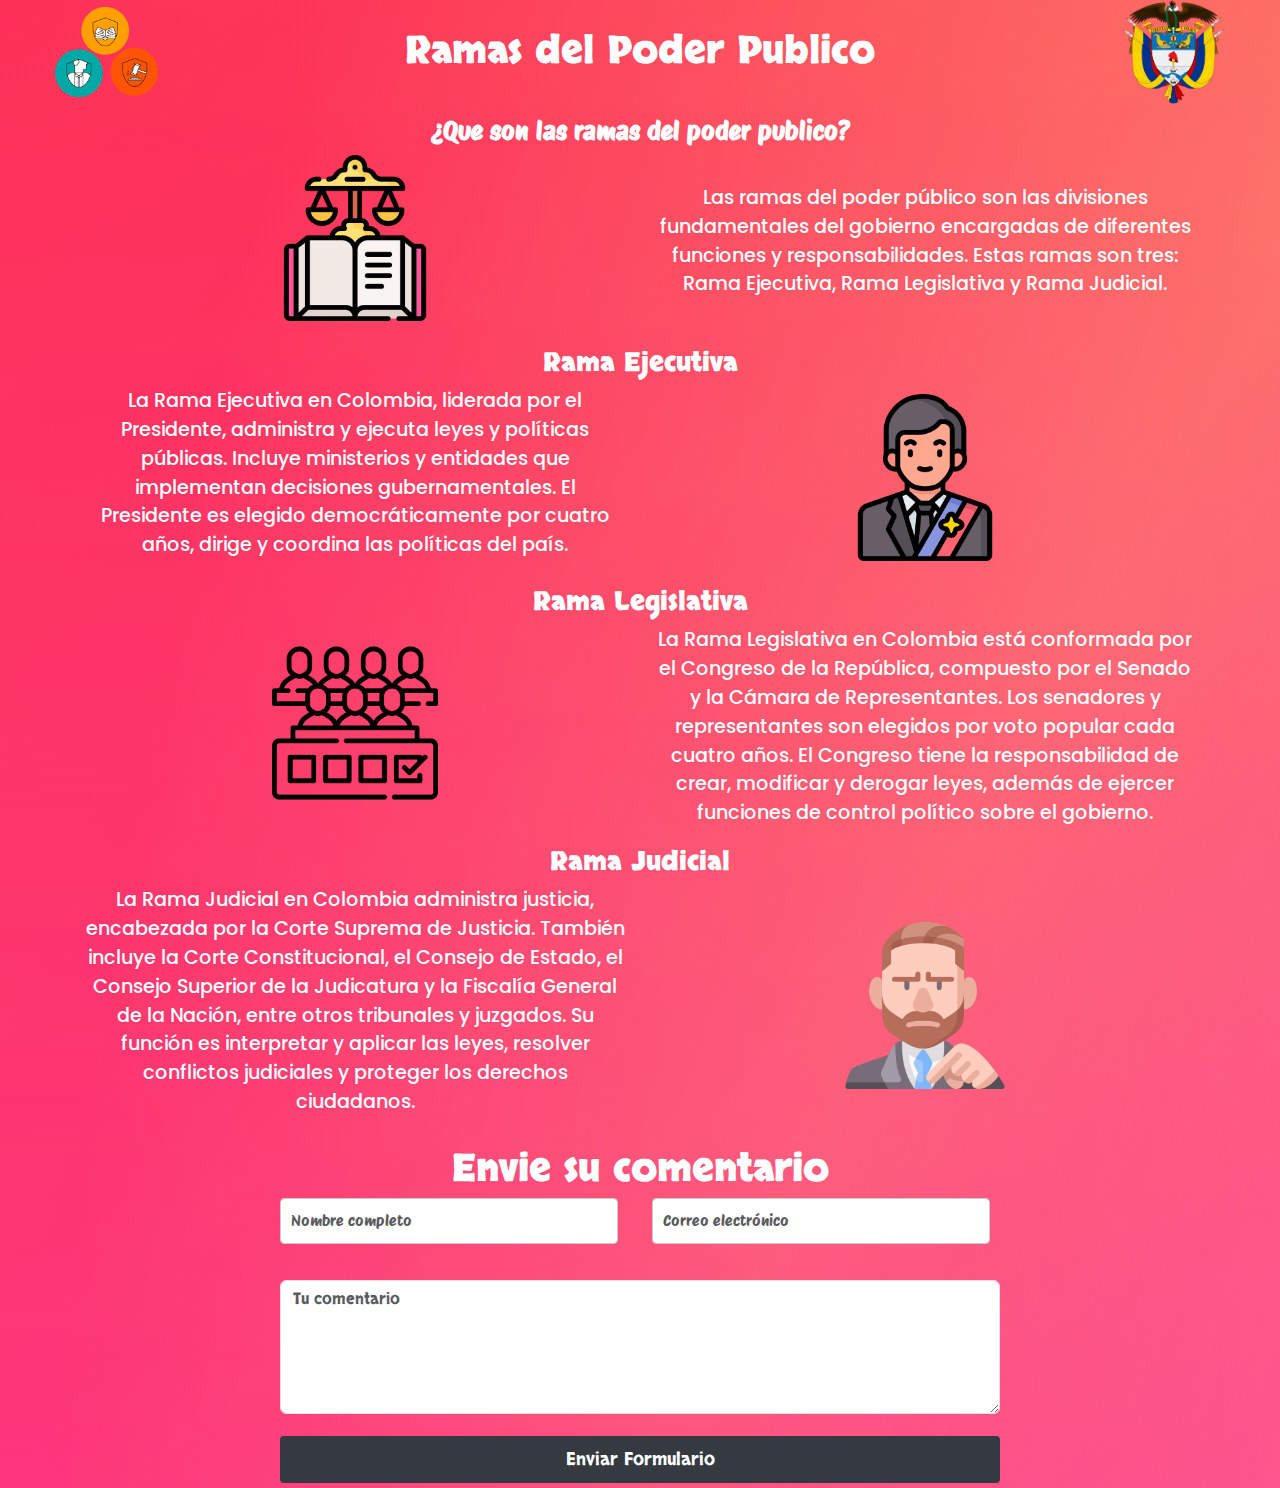
<file: main.html>
<!DOCTYPE html>
<html lang="en">

<head>
    <meta charset="UTF-8">
    <link rel="icon" href="ramasPoder.ico" type="image/x-icon">
    <link rel="stylesheet" href="parrafos.css">
    <link rel="stylesheet" href="form.css">
    <meta name="viewport" content="width=device-width, initial-scale=1.0">
    <link
        href="https://fonts.googleapis.com/css2?family=Poppins:ital,wght@0,100;0,200;0,300;0,400;0,500;0,600;0,700;0,800;0,900;1,100;1,200;1,300;1,400;1,500;1,600;1,700;1,800;1,900&display=swap"
        rel="stylesheet">
    <link
        href="https://fonts.googleapis.com/css2?family=Poppins:ital,wght@0,100;0,200;0,300;0,400;0,500;0,600;0,700;0,800;0,900;1,100;1,200;1,300;1,400;1,500;1,600;1,700;1,800;1,900&family=Skranji:wght@400;700&display=swap"
        rel="stylesheet">
    <link href="https://cdn.jsdelivr.net/npm/bootstrap@5.3.3/dist/css/bootstrap.min.css" rel="stylesheet"
        integrity="sha384-QWTKZyjpPEjISv5WaRU9OFeRpok6YctnYmDr5pNlyT2bRjXh0JMhjY6hW+ALEwIH" crossorigin="anonymous">
    <link
        href="https://fonts.googleapis.com/css2?family=Bubblegum+Sans&family=Poppins:ital,wght@0,100;0,200;0,300;0,400;0,500;0,600;0,700;0,800;0,900;1,100;1,200;1,300;1,400;1,500;1,600;1,700;1,800;1,900&family=Protest+Riot&family=Quicksand:wght@300..700&family=Skranji:wght@400;700&display=swap"
        rel="stylesheet">
    <style>
        .container-fluid {
            min-height: 100vh;
            overflow-y: auto;
        }
    </style>
    <title>Ramas del Poder Publico</title>
</head>

<body>
    <div class="container-fluid" style="background-image: url(arriba.jpg);">
        <div class="row mb-2"
            style="font-family: 'Skranji', system-ui; font-weight: 700; font-style: normal; color: white; font-size: 3vw;">
            <div class="col-sm-2 d-flex align-items-center justify-content-center">
                <img src="imgRamas.png" class="img-fluid" alt="Ramas del Poder Público"
                    style="max-height: 9vw; max-width: 8vw;">
            </div>
            <div class="col-sm-8 d-flex align-items-center justify-content-center">
                Ramas del Poder Publico
            </div>
            <div class="col-sm-2 d-flex align-items-center justify-content-center">
                <img src="escudoColombia.png" class="img-fluid" alt="Escudo de Colombia"
                    style="max-height: 9vw; max-width: 8vw;">
            </div>
        </div>

        <div class="container"
            style="font-family: 'Poppins', system-ui; font-weight: 500; font-style: normal; color: white; font-size: 1.5vw;">
            <div class="row mb-1">
                <div class="col-sm-12 d-flex align-items-center justify-content-center text-center protest-riot-regular"
                    style=" font-weight: 700; font-style: normal; color: white; font-size: 2vw;">

                    ¿Que son las ramas del poder publico?
                </div>
            </div>
            <div class="row mb-3">
                <div class="col-sm-6 d-flex align-items-center justify-content-center mb-2">
                    <img src="balancaleyes.png" class="img-fluid" alt="Escudo de Colombia"
                        style="max-height: 13vw; max-width: 13vw;">
                </div>
                <div class="col-sm-6 d-flex align-items-center justify-content-center text-center">
                    Las ramas del poder público son las divisiones fundamentales del
                    gobierno encargadas de diferentes funciones y responsabilidades. Estas ramas son tres: Rama
                    Ejecutiva, Rama Legislativa y Rama Judicial.
                </div>
            </div>
            <div class="row">
                <div class="col-sm-12 d-flex align-items-center justify-content-center text-center mb-1"
                    style="font-family: 'Skranji', system-ui; font-weight: 700; font-style: normal; color: white; font-size: 2vw;">
                    Rama Ejecutiva
                </div>
            </div>
            <div class="row mb-3">
                <div class="col-sm-6 d-flex align-items-center justify-content-center text-center mb-2">
                    La Rama Ejecutiva en Colombia, liderada por el Presidente, administra y ejecuta leyes y políticas
                    públicas. Incluye ministerios y
                    entidades que implementan decisiones gubernamentales. El Presidente es elegido democráticamente por
                    cuatro años, dirige y coordina las políticas del país.
                </div>
                <div class="col-sm-6 d-flex align-items-center justify-content-center ">
                    <img src="presidente.png" class="img-fluid" alt="Escudo de Colombia"
                        style="max-height: 13vw; max-width: 13vw;">
                </div>
            </div>
            <div class="row">
                <div class="col-sm-12 d-flex align-items-center justify-content-center text-center mb-1"
                    style="font-family: 'Skranji', system-ui; font-weight: 700; font-style: normal; color: white; font-size: 2vw;">
                    Rama Legislativa
                </div>
            </div>
            <div class="row mb-3">
                <div class="col-sm-6 d-flex align-items-center justify-content-center mb-2">
                    <img src="congreso.png" class="img-fluid" alt="Escudo de Colombia"
                        style="max-height: 13vw; max-width: 13vw;">
                </div>
                <div class="col-sm-6 d-flex align-items-center justify-content-center text-center">
                    La Rama Legislativa en Colombia está conformada por el Congreso de la República, compuesto por el
                    Senado y la Cámara de Representantes. Los senadores y representantes son elegidos por voto popular
                    cada cuatro años. El Congreso tiene la responsabilidad de crear, modificar y derogar leyes, además
                    de ejercer funciones de control político sobre el gobierno.
                </div>
            </div>
            <div class="row">
                <div class="col-sm-12 d-flex align-items-center justify-content-center text-center mb-1"
                    style="font-family: 'Skranji', system-ui; font-weight: 700; font-style: normal; color: white; font-size: 2vw;">
                    Rama Judicial
                </div>
            </div>
            <div class="row mb-3">
                <div class="col-sm-6 d-flex align-items-center justify-content-center text-center mb-2">
                    La Rama Judicial en Colombia administra justicia, encabezada por la Corte Suprema de Justicia.
                    También incluye la Corte Constitucional, el Consejo de Estado, el Consejo Superior de la Judicatura
                    y la Fiscalía General de la Nación, entre otros tribunales y juzgados. Su función es interpretar y
                    aplicar las leyes, resolver conflictos judiciales y proteger los derechos ciudadanos.
                </div>
                <div class="col-sm-6 d-flex align-items-center justify-content-center ">
                    <img src="fiscal.png" class="img-fluid" alt="Escudo de Colombia"
                        style="max-height: 13vw; max-width: 13vw;">
                </div>
            </div>
            <div class="container">
                <div class="row justify-content-center align-items-center">
                    <div class="col-md-8 align-items-center text-center" style="font-family: 'Skranji', system-ui; font-weight: 700; font-style: normal; color: white; font-size: 3vw;">
                        Envie su comentario
                        <form target="_blank" action="https://formsubmit.co/afcollazosf@unicauca.edu.co" method="POST">
                            <div class="row mb-3">
                                <div class="col">
                                    <input type="text" name="name" class="form-control" placeholder="Nombre completo" required>
                                </div>
                                <div class="col">
                                    <input type="email" name="email" class="form-control" placeholder="Correo electrónico" required>
                                </div>
                            </div>
                            <div class="form-group mb-3">
                                <textarea placeholder="Tu comentario" class="form-control" name="message" rows="5" required></textarea>
                            </div>
                            <button type="submit" class="btn btn-lg btn-dark btn-block">Enviar Formulario</button>
                        </form>
                    </div>
                </div>
            </div>
        </div>
    </div>
</body>

</html>
</file>
<file: parrafos.css>
body{
    margin: 0;
    padding: 0;
    background-color: #ffffff;
    font-family: "Bubblegum Sans", sans-serif;
    font-weight: 400;
    font-style: normal;
}
.protest-riot-regular {
    font-family: "Protest Riot", sans-serif;
    font-weight: 400;
    font-style: normal;
}
.quicksand-regular {
    margin-left: 60px;
    margin-right: 60px;
    font-family: "Quicksand", sans-serif;
    font-optical-sizing: auto;
    font-size: 32px;
    font-style: italic;
    color: rgb(29, 26, 29);
}
.quicksand-normal-text {
    margin-left: 60px;
    margin-right: 60px;
    font-family: "Quicksand", sans-serif;
    font-optical-sizing: auto;
    font-size: 28px;
    font-style: normal;
    color: rgb(29, 26, 29);
}
.quicksand-small-text {
    margin-left: 60px;
    margin-right: 60px;
    font-family: "Quicksand", sans-serif;
    font-optical-sizing: auto;
    font-size: 26px;
    font-style: normal;
    color: rgb(29, 26, 29);
}
.table-container {
    max-width: 600px;
    margin: 30px auto;
    background-color: #fff;
    border-radius: 8px;
    box-shadow: 0 0 10px rgba(0, 0, 0, 0.1);
  }
  
  table {
    width: 100%;
    border-collapse: collapse;
    font-size: 22px;
  }
  
  th, td {
    padding: 12px 14px;
    text-align: left;
    border-bottom: 1px solid #ddd;
  }
  
  th {
    background-color: #f2f2f2;
    font-weight: bold;
  }
  
  tbody tr:nth-child(even) {
    background-color: #f9f9f9;
  }
  
  tbody tr:hover {
    background-color: #f5f5f5;
  }
  h1 {
    text-align: center;
    margin: 35px 0 20px 0 !important;
  }
</file>
<file: form.css>
/* Reset de estilos */
* {
    margin: 0;
    padding: 0;
    box-sizing: border-box;
  }
  
  .container-form {
    width: 90%; /* Anchura del formulario */
    max-width: 600px; /* Anchura máxima del formulario */
    padding: 20px;
    background-color: #fff; /* Color de fondo del contenedor */
    border-radius: 8px;
    box-shadow: 0 0 10px rgba(0, 0, 0, 0.1); /* Sombra */
  }
  
  h1 {
    font-family: "Protest Riot", sans-serif;
    font-weight: 400;
    font-style: normal;
    margin-bottom: 20px;
    text-align: center;
    margin-bottom: 20px;
  }
  
  .form-group {
    margin-bottom: 20px;
  }
  
  .form-row {
    display: flex;
    justify-content: space-between;
  }
  
  .col {
    flex: 1;
    margin-right: 10px;
  }
  
  input[type="text"],
  input[type="email"],
  textarea {
    width: 100%;
    padding: 10px;
    border: 1px solid #ccc;
    border-radius: 4px;
    font-size: 16px;
    font-family: "Protest Riot", sans-serif;
    font-weight: 400;
    font-style: normal;
    margin-bottom: 20px;
  }
  
  textarea {
    resize: none; /* Evita que se pueda redimensionar */
  }
  
  button[type="submit"] {
    width: 100%;
    padding: 10px;
    border: none;
    border-radius: 4px;
    background-color: #343a40; /* Color de fondo del botón */
    color: #fff; /* Color del texto del botón */
    font-size: 18px;
    cursor: pointer;
  }
  
  button[type="submit"]:hover {
    background-color: #23272b; /* Color de fondo del botón al pasar el ratón */
  }
</file>
